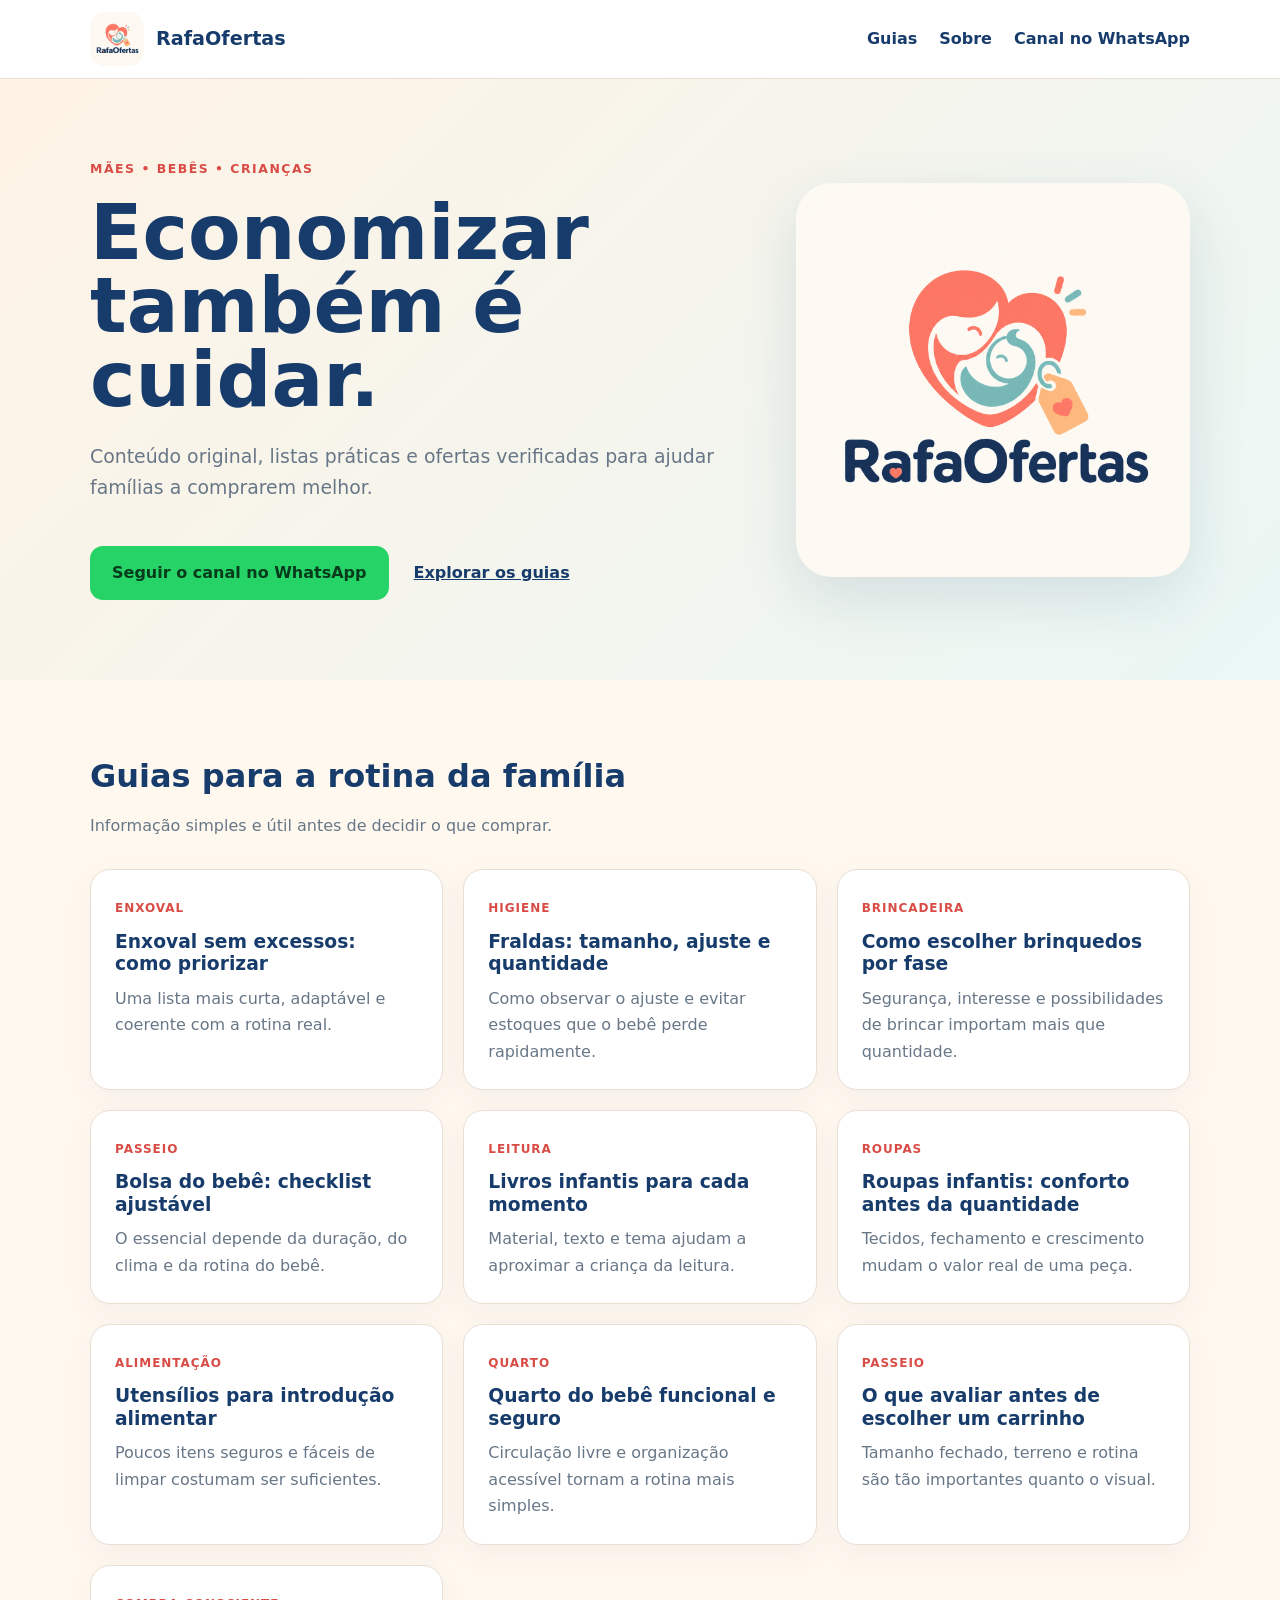
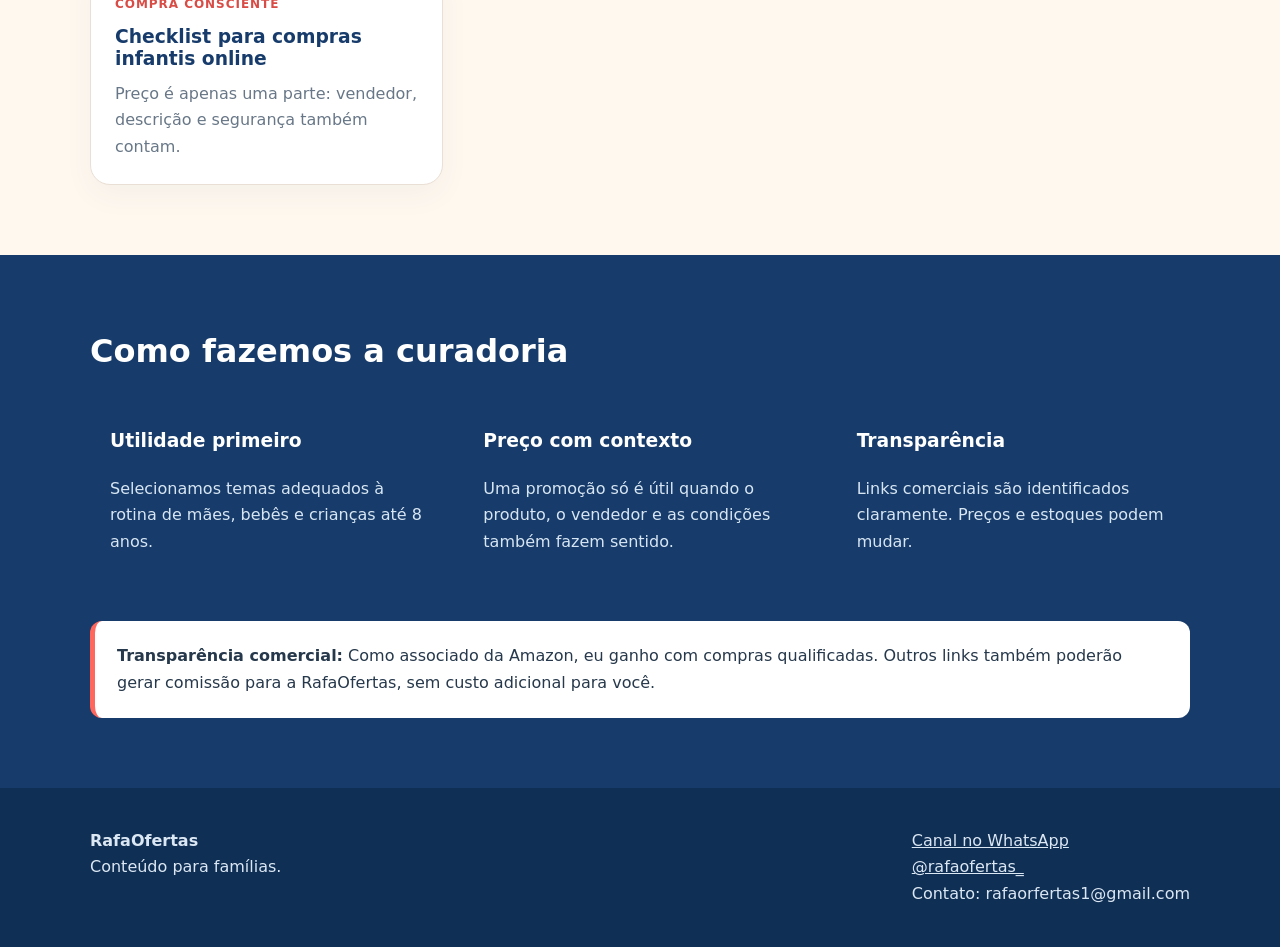
<file: index.html>
<!doctype html><html lang="pt-BR"><head><meta charset="utf-8"><meta name="viewport" content="width=device-width,initial-scale=1"><meta name="description" content="Conteúdo e curadoria para mães, bebês e crianças até 8 anos."><link rel="canonical" href="https://rafaofertas.pages.dev/"><title>RafaOfertas — economizar também é cuidar</title><link rel="stylesheet" href="assets/site.css"><link rel="stylesheet" href="assets/channel.css"></head><body>
<nav class="nav"><div class="wrap"><a class="brand" href="index.html"><img src="assets/logo.png" alt="Logo RafaOfertas">RafaOfertas</a><div class="nav-links"><a href="#guias">Guias</a><a href="#sobre">Sobre</a><a href="https://www.whatsapp.com/channel/0029Vb7sIDeDTkK9vekU9v3D">Canal no WhatsApp</a></div></div></nav>
<header class="hero"><div class="wrap hero-grid"><div><div class="eyebrow">MÃES • BEBÊS • CRIANÇAS</div><h1>Economizar também é cuidar.</h1><p>Conteúdo original, listas práticas e ofertas verificadas para ajudar famílias a comprarem melhor.</p><a class="button whatsapp-button" href="https://www.whatsapp.com/channel/0029Vb7sIDeDTkK9vekU9v3D">Seguir o canal no WhatsApp</a> <a class="secondary-button" href="#guias">Explorar os guias</a></div><img src="assets/logo.png" alt="RafaOfertas, curadoria para famílias"></div></header>
<section class="section" id="guias"><div class="wrap"><h2>Guias para a rotina da família</h2><p class="lead">Informação simples e útil antes de decidir o que comprar.</p><div class="grid" id="guide-grid"></div></div></section>
<section class="section values" id="sobre"><div class="wrap"><h2>Como fazemos a curadoria</h2><div class="grid"><article><h3>Utilidade primeiro</h3><p>Selecionamos temas adequados à rotina de mães, bebês e crianças até 8 anos.</p></article><article><h3>Preço com contexto</h3><p>Uma promoção só é útil quando o produto, o vendedor e as condições também fazem sentido.</p></article><article><h3>Transparência</h3><p>Links comerciais são identificados claramente. Preços e estoques podem mudar.</p></article></div><div class="disclosure" style="color:#26384b"><strong>Transparência comercial:</strong> Como associado da Amazon, eu ganho com compras qualificadas. Outros links também poderão gerar comissão para a RafaOfertas, sem custo adicional para você.</div></div></section>
<footer class="footer"><div class="wrap"><div><strong>RafaOfertas</strong><br>Conteúdo para famílias.</div><div><a href="https://www.whatsapp.com/channel/0029Vb7sIDeDTkK9vekU9v3D">Canal no WhatsApp</a><br><a href="https://www.instagram.com/rafaofertas_/">@rafaofertas_</a><br>Contato: rafaorfertas1@gmail.com</div></div></footer>
<script src="assets/guides.js"></script><script>document.querySelector('#guide-grid').innerHTML=GUIDES.map(g=>`<a class="card" href="guias/${g.slug}.html"><span>${g.category}</span><h3>${g.title}</h3><p>${g.summary}</p></a>`).join('')</script></body></html>
</file>
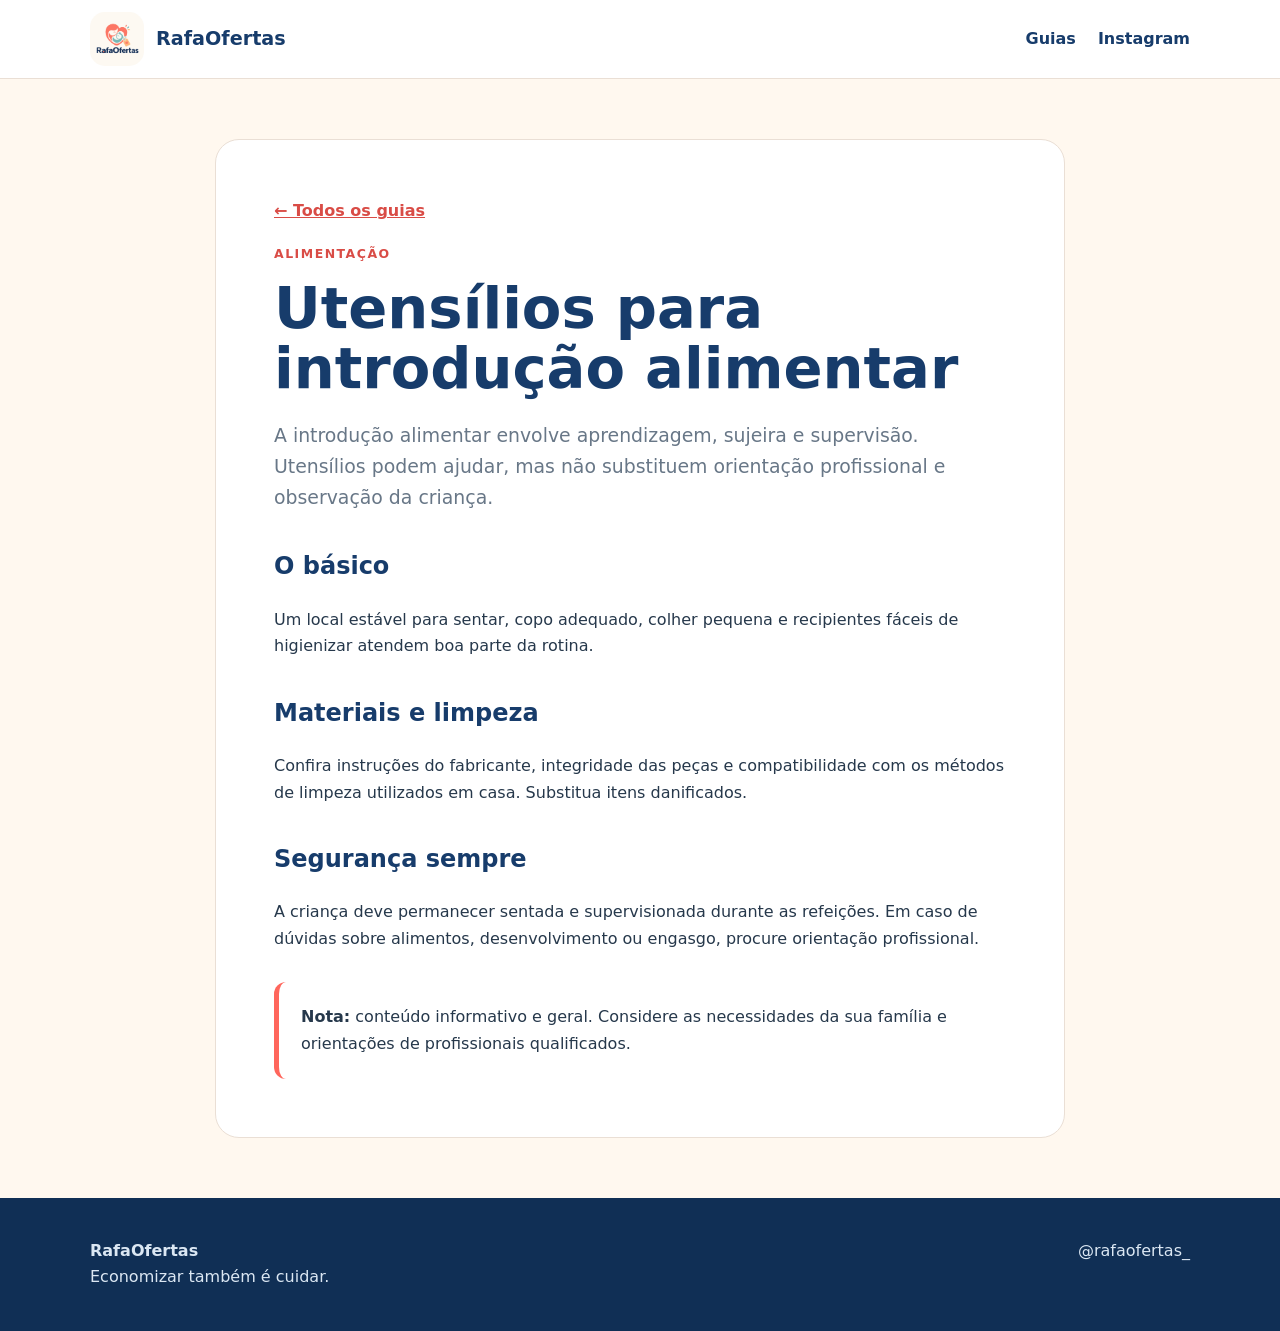
<file: guias/alimentacao-utensilios.html>
<!doctype html><html lang="pt-BR"><head><meta charset="utf-8"><meta name="viewport" content="width=device-width,initial-scale=1"><meta name="description" content="Guia original RafaOfertas para mães e famílias."><title>Guia RafaOfertas</title><link rel="stylesheet" href="../assets/site.css"></head><body data-slug="alimentacao-utensilios"><nav class="nav"><div class="wrap"><a class="brand" href="../index.html"><img src="../assets/logo.png" alt="Logo RafaOfertas">RafaOfertas</a><div class="nav-links"><a href="../index.html#guias">Guias</a><a href="https://www.instagram.com/rafaofertas_/">Instagram</a></div></div></nav><div class="article"><main id="guide"></main></div><footer class="footer"><div class="wrap"><div><strong>RafaOfertas</strong><br>Economizar também é cuidar.</div><div>@rafaofertas_</div></div></footer><script src="../assets/guides.js"></script><script src="template.js"></script></body></html>
</file>
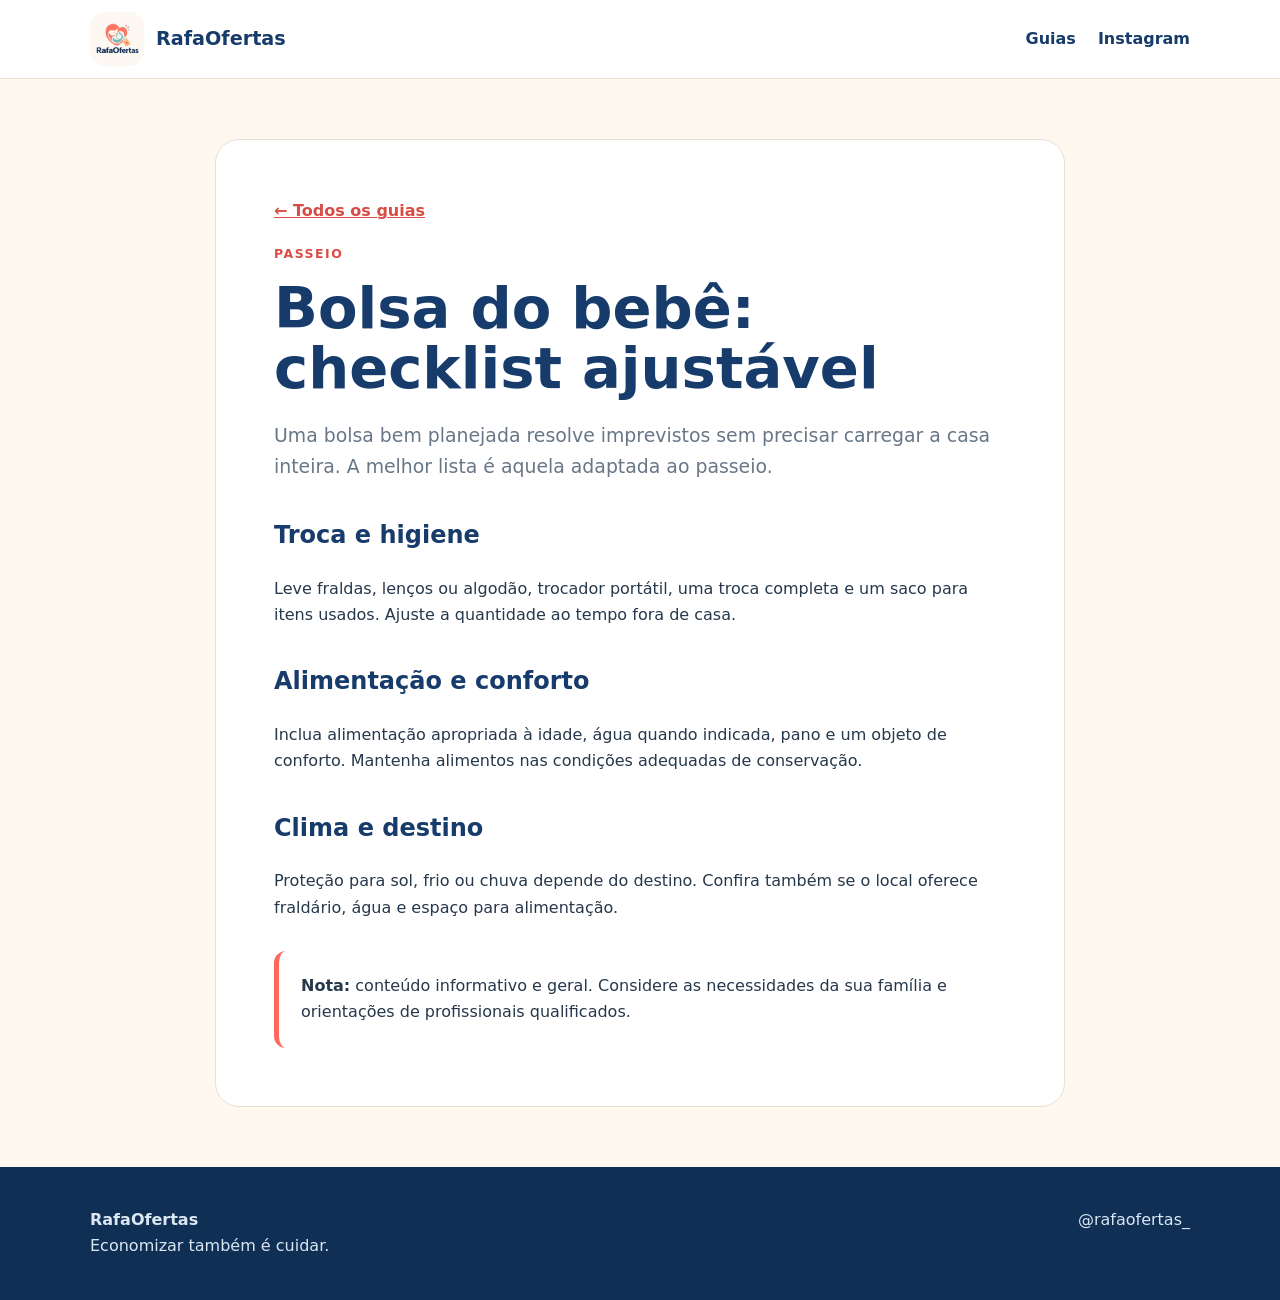
<file: guias/bolsa-bebe-passeio.html>
<!doctype html><html lang="pt-BR"><head><meta charset="utf-8"><meta name="viewport" content="width=device-width,initial-scale=1"><meta name="description" content="Guia original RafaOfertas para mães e famílias."><title>Guia RafaOfertas</title><link rel="stylesheet" href="../assets/site.css"></head><body data-slug="bolsa-bebe-passeio"><nav class="nav"><div class="wrap"><a class="brand" href="../index.html"><img src="../assets/logo.png" alt="Logo RafaOfertas">RafaOfertas</a><div class="nav-links"><a href="../index.html#guias">Guias</a><a href="https://www.instagram.com/rafaofertas_/">Instagram</a></div></div></nav><div class="article"><main id="guide"></main></div><footer class="footer"><div class="wrap"><div><strong>RafaOfertas</strong><br>Economizar também é cuidar.</div><div>@rafaofertas_</div></div></footer><script src="../assets/guides.js"></script><script src="template.js"></script></body></html>
</file>
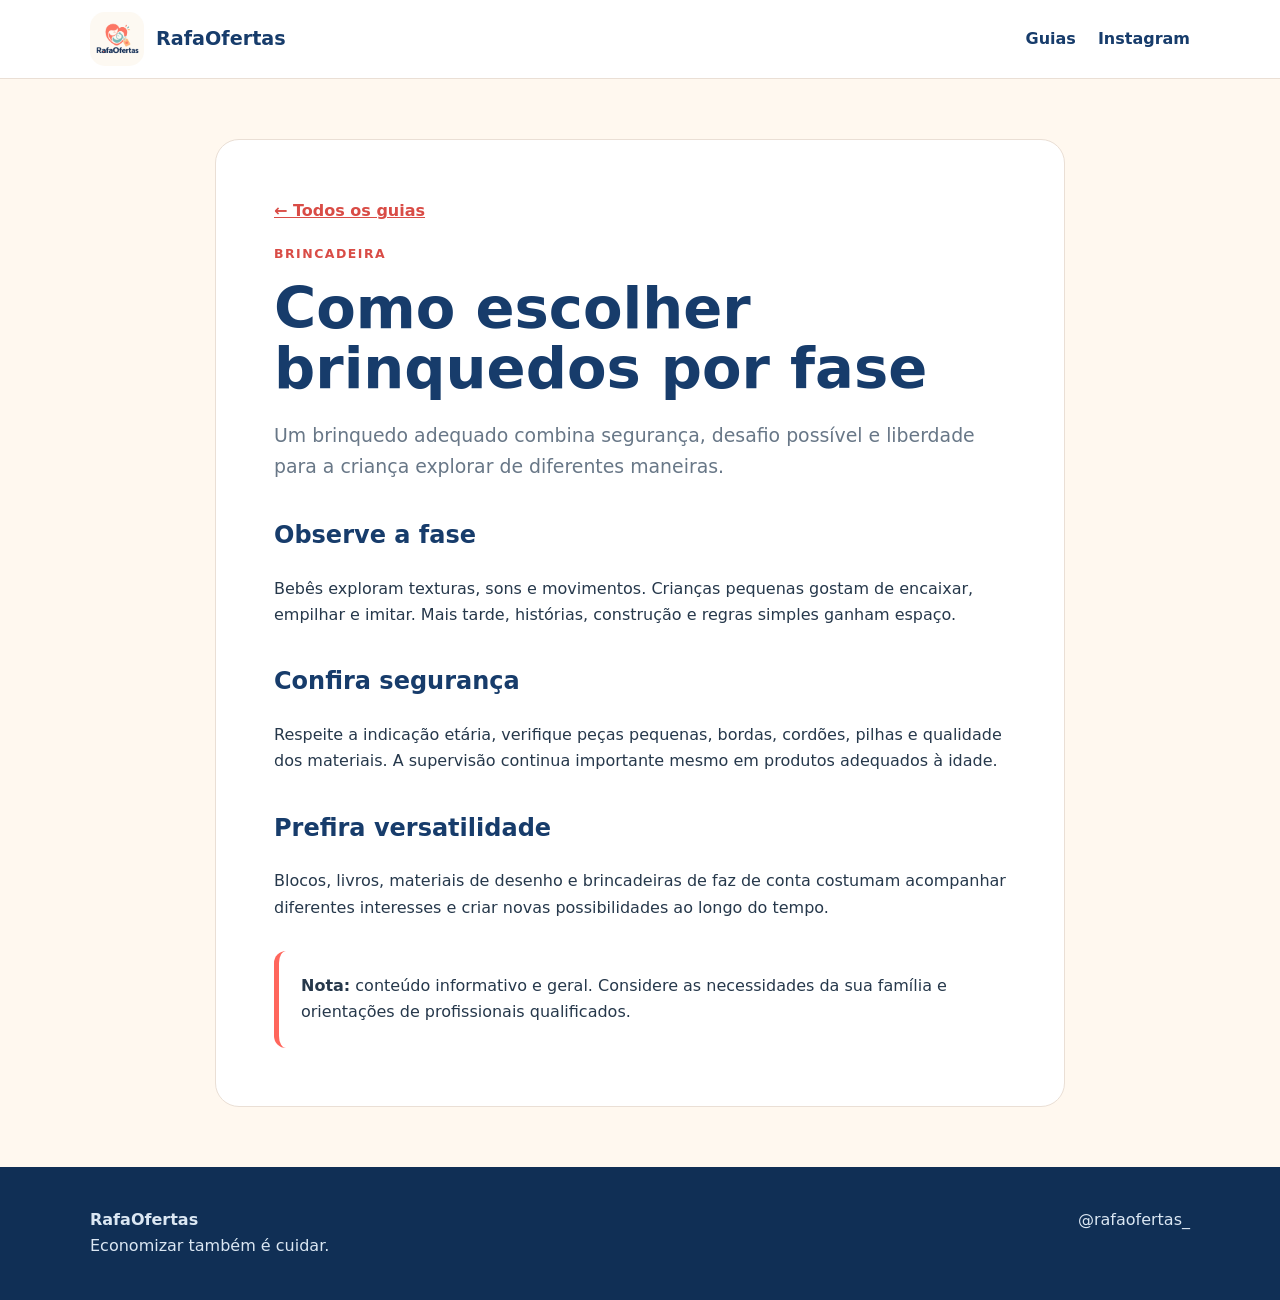
<file: guias/brinquedos-por-idade.html>
<!doctype html><html lang="pt-BR"><head><meta charset="utf-8"><meta name="viewport" content="width=device-width,initial-scale=1"><meta name="description" content="Guia original RafaOfertas para mães e famílias."><title>Guia RafaOfertas</title><link rel="stylesheet" href="../assets/site.css"></head><body data-slug="brinquedos-por-idade"><nav class="nav"><div class="wrap"><a class="brand" href="../index.html"><img src="../assets/logo.png" alt="Logo RafaOfertas">RafaOfertas</a><div class="nav-links"><a href="../index.html#guias">Guias</a><a href="https://www.instagram.com/rafaofertas_/">Instagram</a></div></div></nav><div class="article"><main id="guide"></main></div><footer class="footer"><div class="wrap"><div><strong>RafaOfertas</strong><br>Economizar também é cuidar.</div><div>@rafaofertas_</div></div></footer><script src="../assets/guides.js"></script><script src="template.js"></script></body></html>
</file>
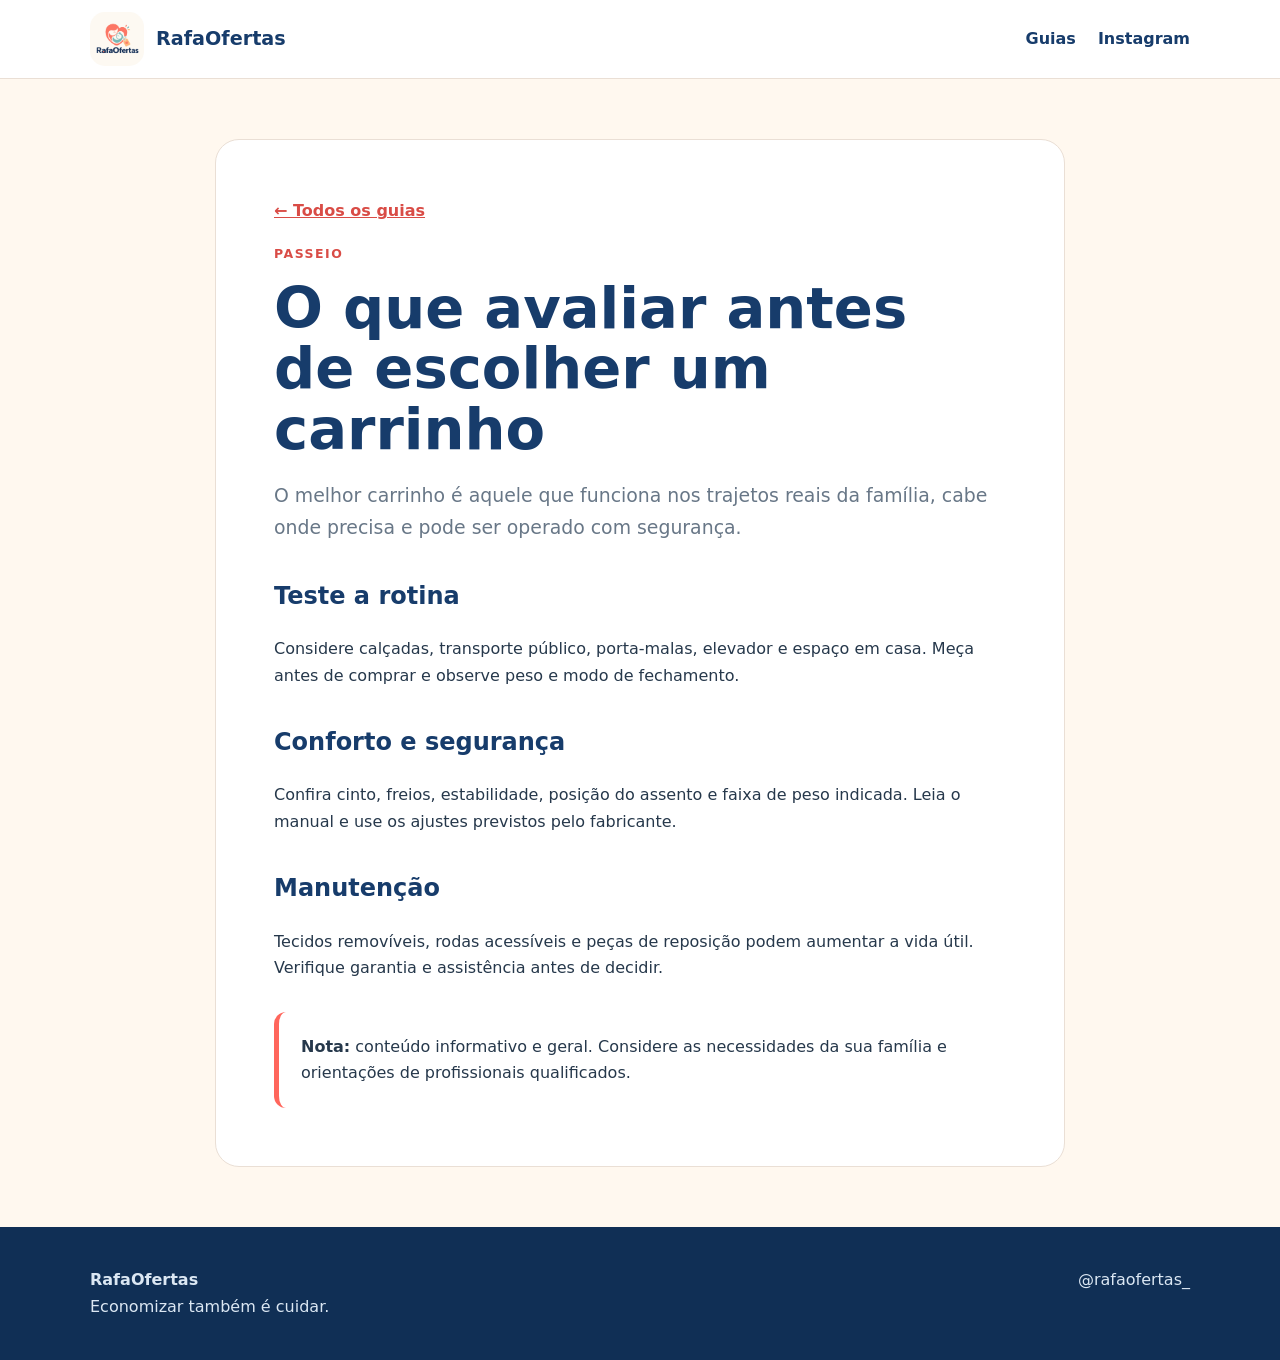
<file: guias/carrinho-bebe-avaliar.html>
<!doctype html><html lang="pt-BR"><head><meta charset="utf-8"><meta name="viewport" content="width=device-width,initial-scale=1"><meta name="description" content="Guia original RafaOfertas para mães e famílias."><title>Guia RafaOfertas</title><link rel="stylesheet" href="../assets/site.css"></head><body data-slug="carrinho-bebe-avaliar"><nav class="nav"><div class="wrap"><a class="brand" href="../index.html"><img src="../assets/logo.png" alt="Logo RafaOfertas">RafaOfertas</a><div class="nav-links"><a href="../index.html#guias">Guias</a><a href="https://www.instagram.com/rafaofertas_/">Instagram</a></div></div></nav><div class="article"><main id="guide"></main></div><footer class="footer"><div class="wrap"><div><strong>RafaOfertas</strong><br>Economizar também é cuidar.</div><div>@rafaofertas_</div></div></footer><script src="../assets/guides.js"></script><script src="template.js"></script></body></html>
</file>
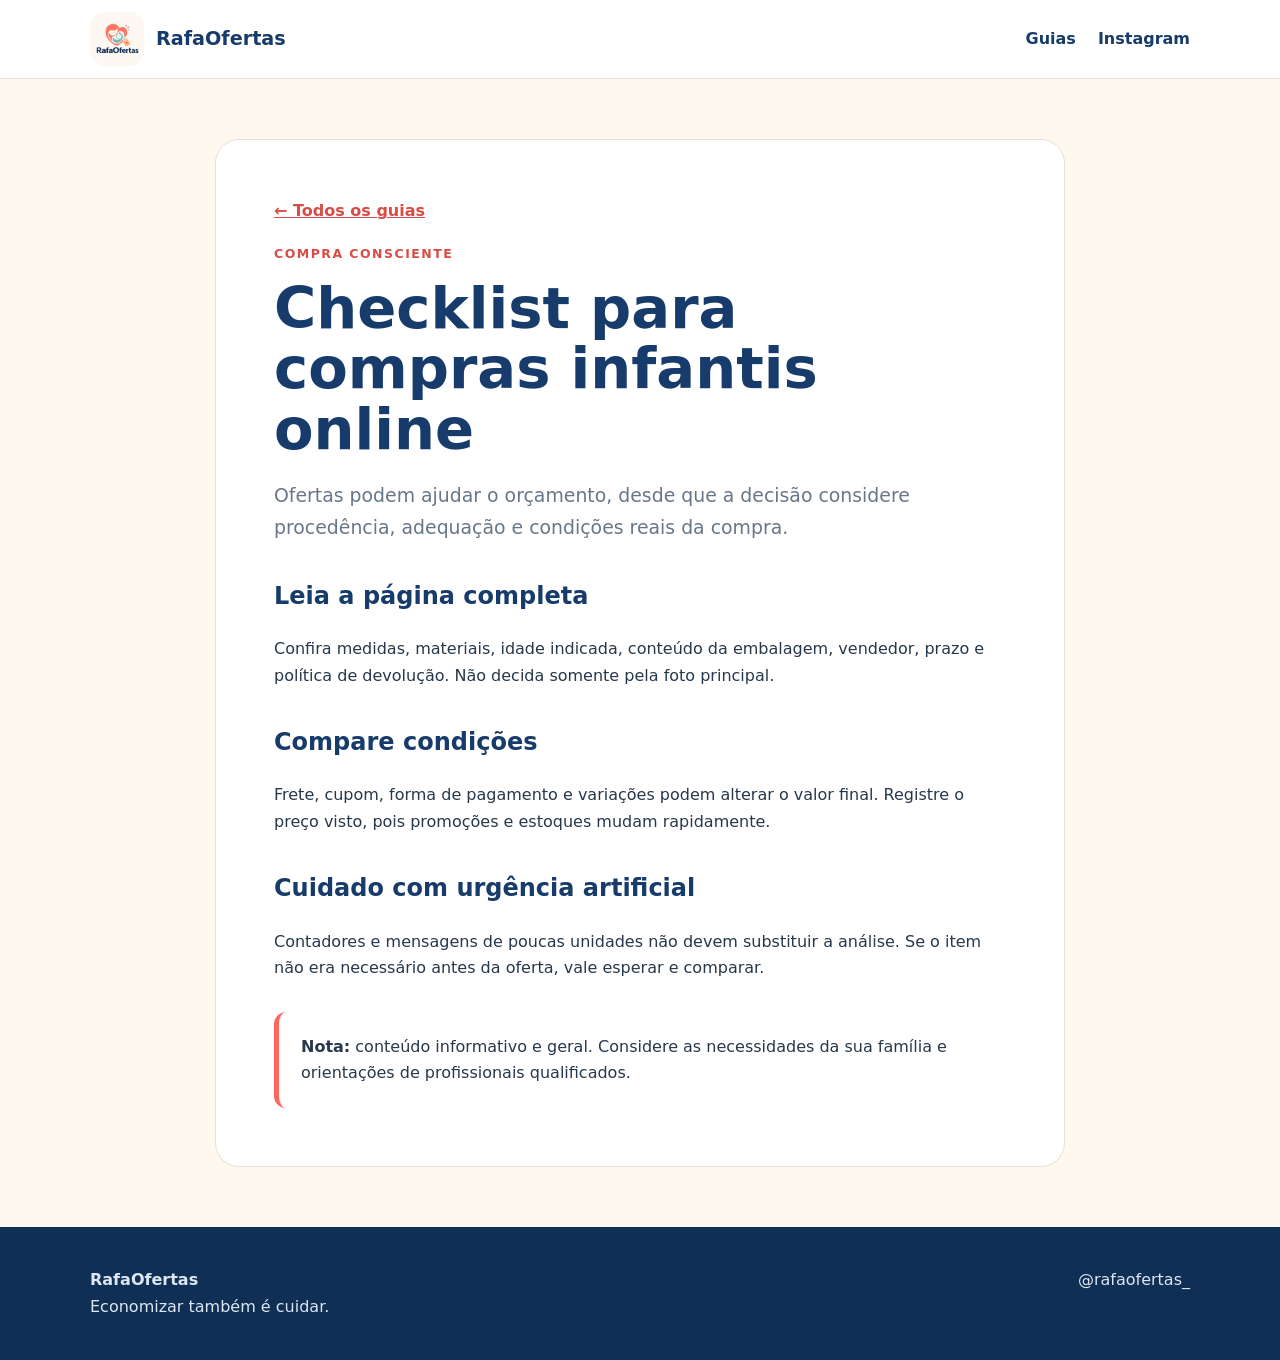
<file: guias/compras-online-seguras.html>
<!doctype html><html lang="pt-BR"><head><meta charset="utf-8"><meta name="viewport" content="width=device-width,initial-scale=1"><meta name="description" content="Guia original RafaOfertas para mães e famílias."><title>Guia RafaOfertas</title><link rel="stylesheet" href="../assets/site.css"></head><body data-slug="compras-online-seguras"><nav class="nav"><div class="wrap"><a class="brand" href="../index.html"><img src="../assets/logo.png" alt="Logo RafaOfertas">RafaOfertas</a><div class="nav-links"><a href="../index.html#guias">Guias</a><a href="https://www.instagram.com/rafaofertas_/">Instagram</a></div></div></nav><div class="article"><main id="guide"></main></div><footer class="footer"><div class="wrap"><div><strong>RafaOfertas</strong><br>Economizar também é cuidar.</div><div>@rafaofertas_</div></div></footer><script src="../assets/guides.js"></script><script src="template.js"></script></body></html>
</file>
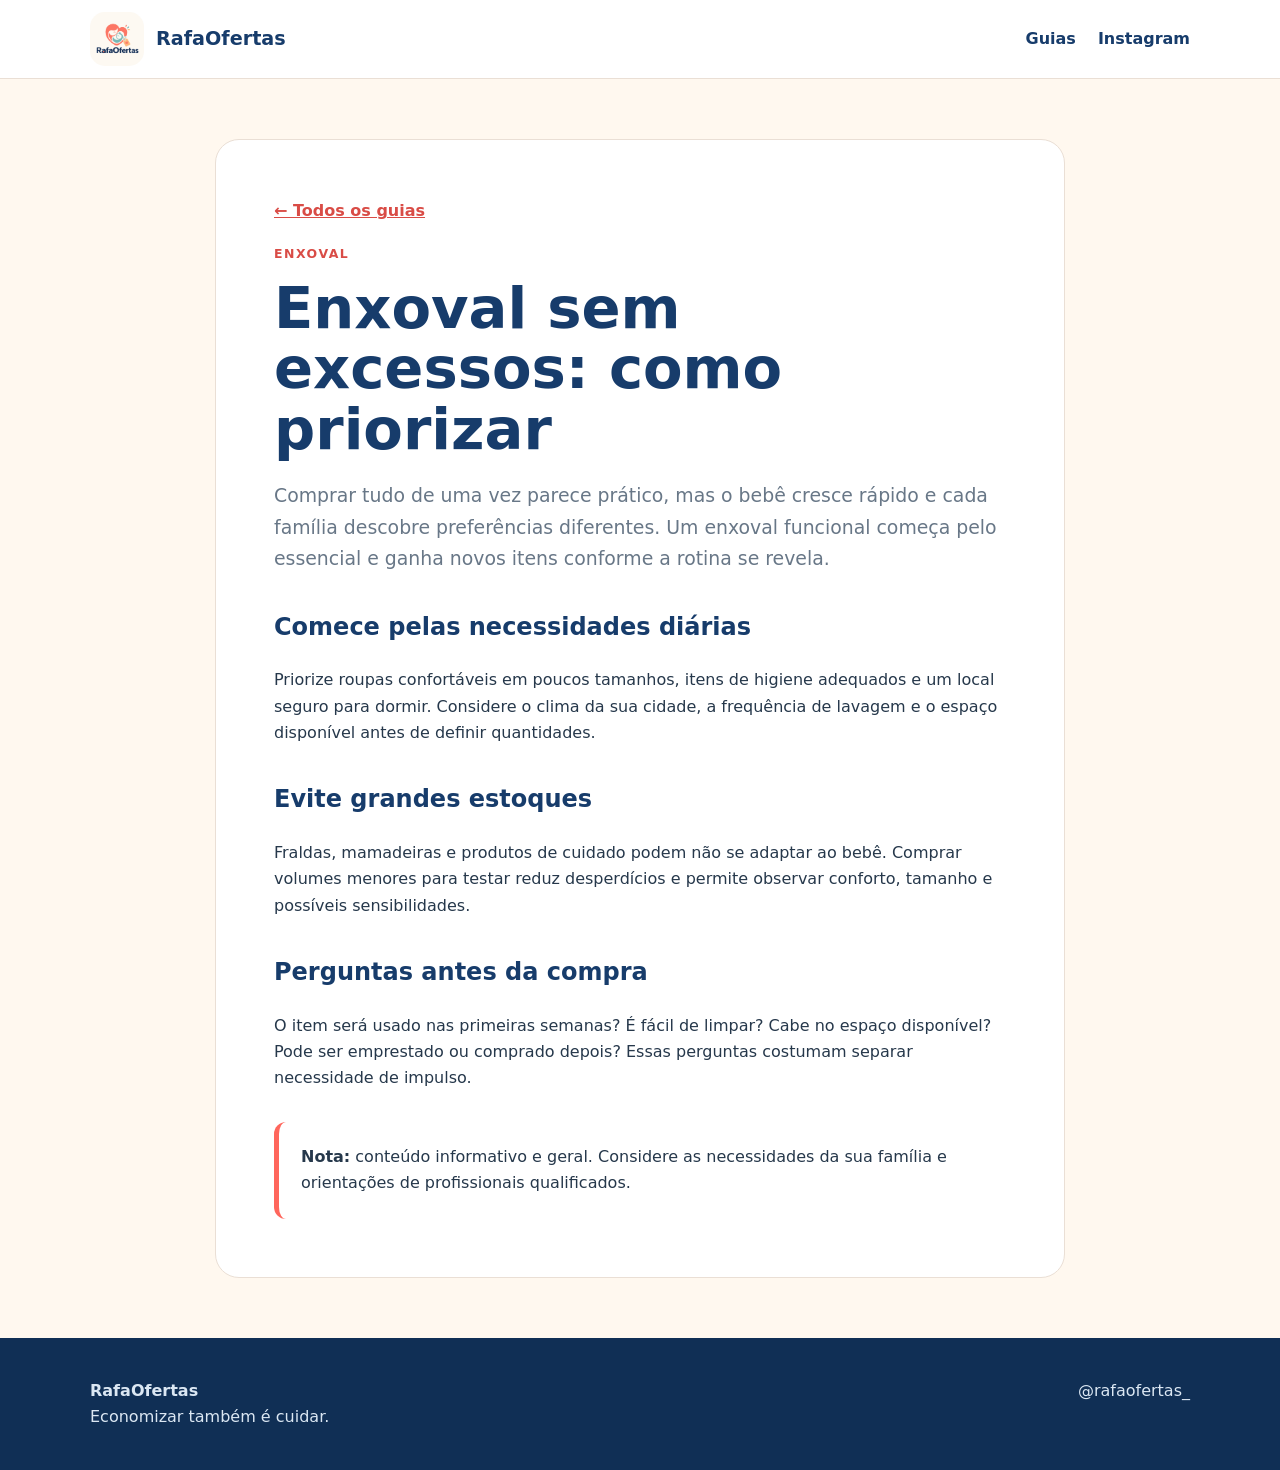
<file: guias/enxoval-sem-excessos.html>
<!doctype html><html lang="pt-BR"><head><meta charset="utf-8"><meta name="viewport" content="width=device-width,initial-scale=1"><meta name="description" content="Guia original RafaOfertas para mães e famílias."><title>Guia RafaOfertas</title><link rel="stylesheet" href="../assets/site.css"></head><body data-slug="enxoval-sem-excessos"><nav class="nav"><div class="wrap"><a class="brand" href="../index.html"><img src="../assets/logo.png" alt="Logo RafaOfertas">RafaOfertas</a><div class="nav-links"><a href="../index.html#guias">Guias</a><a href="https://www.instagram.com/rafaofertas_/">Instagram</a></div></div></nav><div class="article"><main id="guide"></main></div><footer class="footer"><div class="wrap"><div><strong>RafaOfertas</strong><br>Economizar também é cuidar.</div><div>@rafaofertas_</div></div></footer><script src="../assets/guides.js"></script><script src="template.js"></script></body></html>
</file>
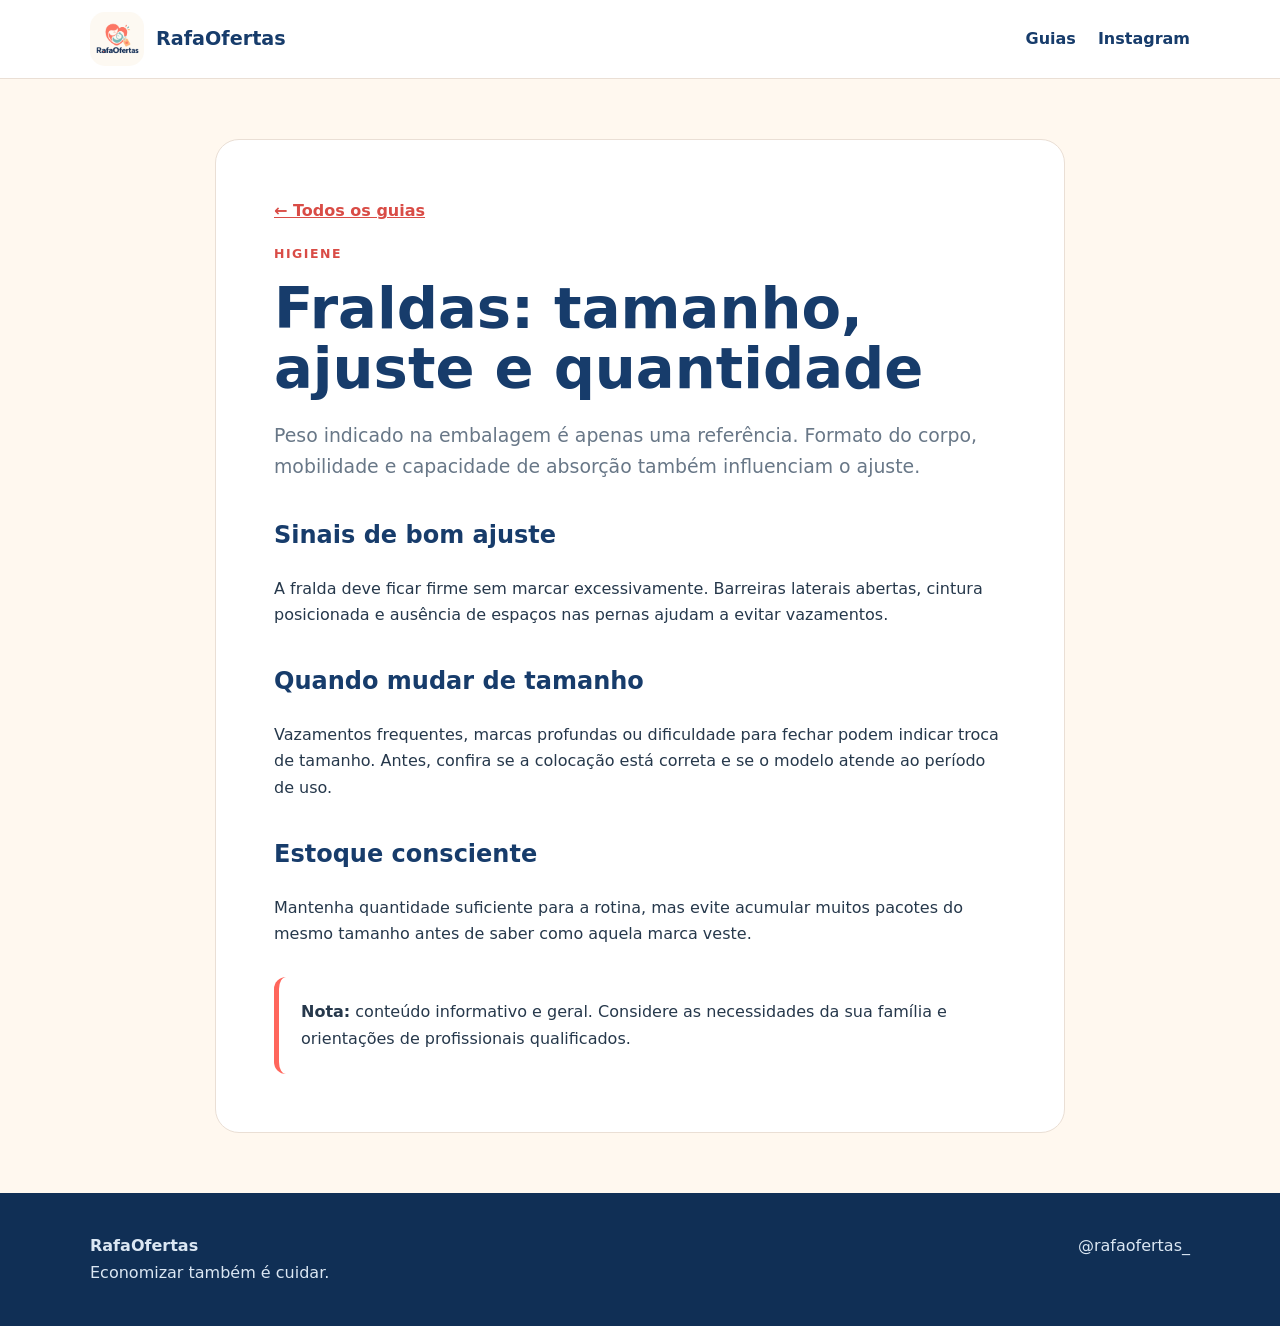
<file: guias/fraldas-escolher-tamanho.html>
<!doctype html><html lang="pt-BR"><head><meta charset="utf-8"><meta name="viewport" content="width=device-width,initial-scale=1"><meta name="description" content="Guia original RafaOfertas para mães e famílias."><title>Guia RafaOfertas</title><link rel="stylesheet" href="../assets/site.css"></head><body data-slug="fraldas-escolher-tamanho"><nav class="nav"><div class="wrap"><a class="brand" href="../index.html"><img src="../assets/logo.png" alt="Logo RafaOfertas">RafaOfertas</a><div class="nav-links"><a href="../index.html#guias">Guias</a><a href="https://www.instagram.com/rafaofertas_/">Instagram</a></div></div></nav><div class="article"><main id="guide"></main></div><footer class="footer"><div class="wrap"><div><strong>RafaOfertas</strong><br>Economizar também é cuidar.</div><div>@rafaofertas_</div></div></footer><script src="../assets/guides.js"></script><script src="template.js"></script></body></html>
</file>
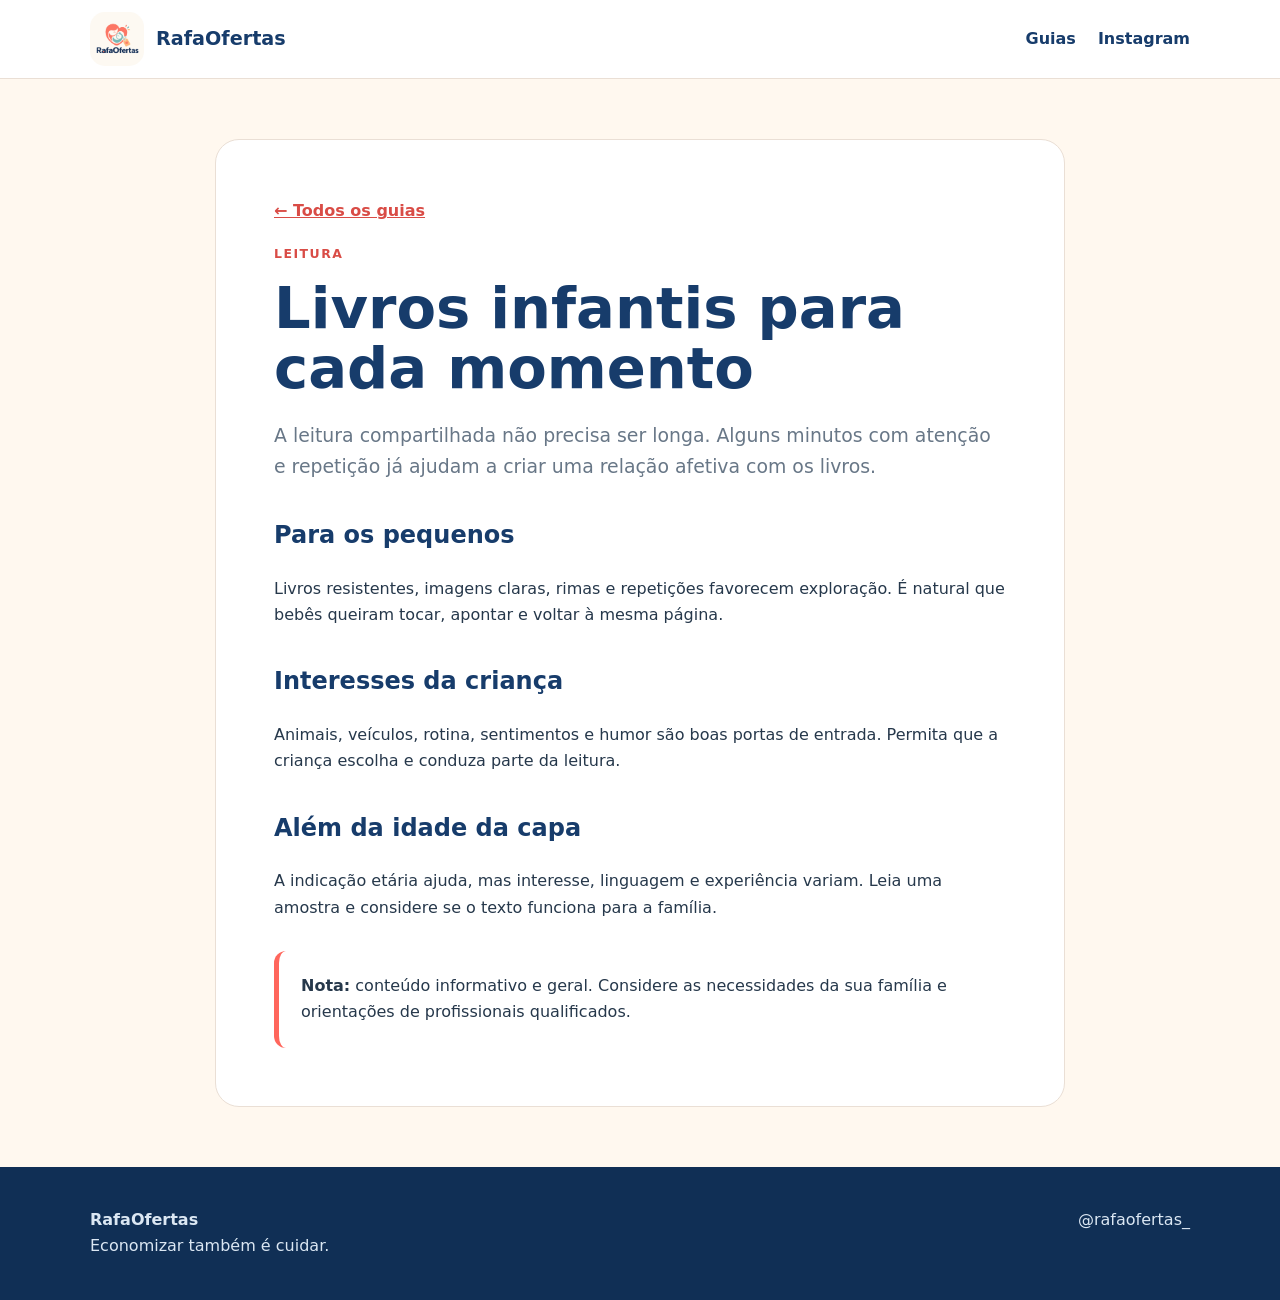
<file: guias/livros-infantis-escolha.html>
<!doctype html><html lang="pt-BR"><head><meta charset="utf-8"><meta name="viewport" content="width=device-width,initial-scale=1"><meta name="description" content="Guia original RafaOfertas para mães e famílias."><title>Guia RafaOfertas</title><link rel="stylesheet" href="../assets/site.css"></head><body data-slug="livros-infantis-escolha"><nav class="nav"><div class="wrap"><a class="brand" href="../index.html"><img src="../assets/logo.png" alt="Logo RafaOfertas">RafaOfertas</a><div class="nav-links"><a href="../index.html#guias">Guias</a><a href="https://www.instagram.com/rafaofertas_/">Instagram</a></div></div></nav><div class="article"><main id="guide"></main></div><footer class="footer"><div class="wrap"><div><strong>RafaOfertas</strong><br>Economizar também é cuidar.</div><div>@rafaofertas_</div></div></footer><script src="../assets/guides.js"></script><script src="template.js"></script></body></html>
</file>
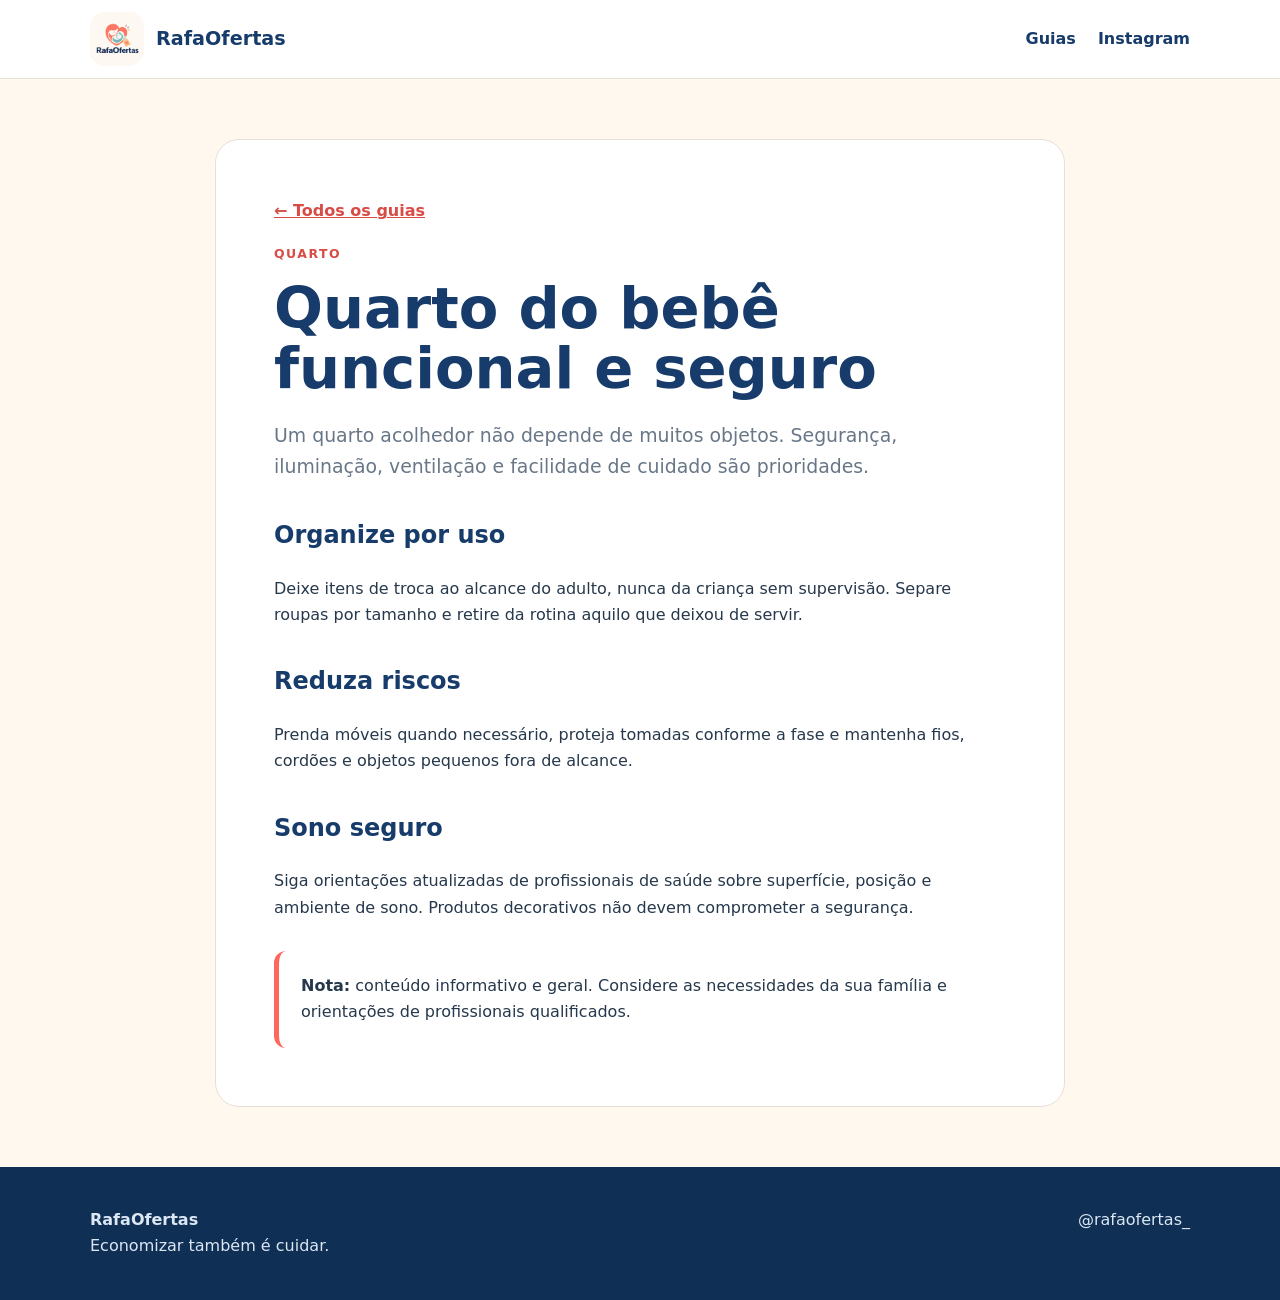
<file: guias/quarto-bebe-funcional.html>
<!doctype html><html lang="pt-BR"><head><meta charset="utf-8"><meta name="viewport" content="width=device-width,initial-scale=1"><meta name="description" content="Guia original RafaOfertas para mães e famílias."><title>Guia RafaOfertas</title><link rel="stylesheet" href="../assets/site.css"></head><body data-slug="quarto-bebe-funcional"><nav class="nav"><div class="wrap"><a class="brand" href="../index.html"><img src="../assets/logo.png" alt="Logo RafaOfertas">RafaOfertas</a><div class="nav-links"><a href="../index.html#guias">Guias</a><a href="https://www.instagram.com/rafaofertas_/">Instagram</a></div></div></nav><div class="article"><main id="guide"></main></div><footer class="footer"><div class="wrap"><div><strong>RafaOfertas</strong><br>Economizar também é cuidar.</div><div>@rafaofertas_</div></div></footer><script src="../assets/guides.js"></script><script src="template.js"></script></body></html>
</file>
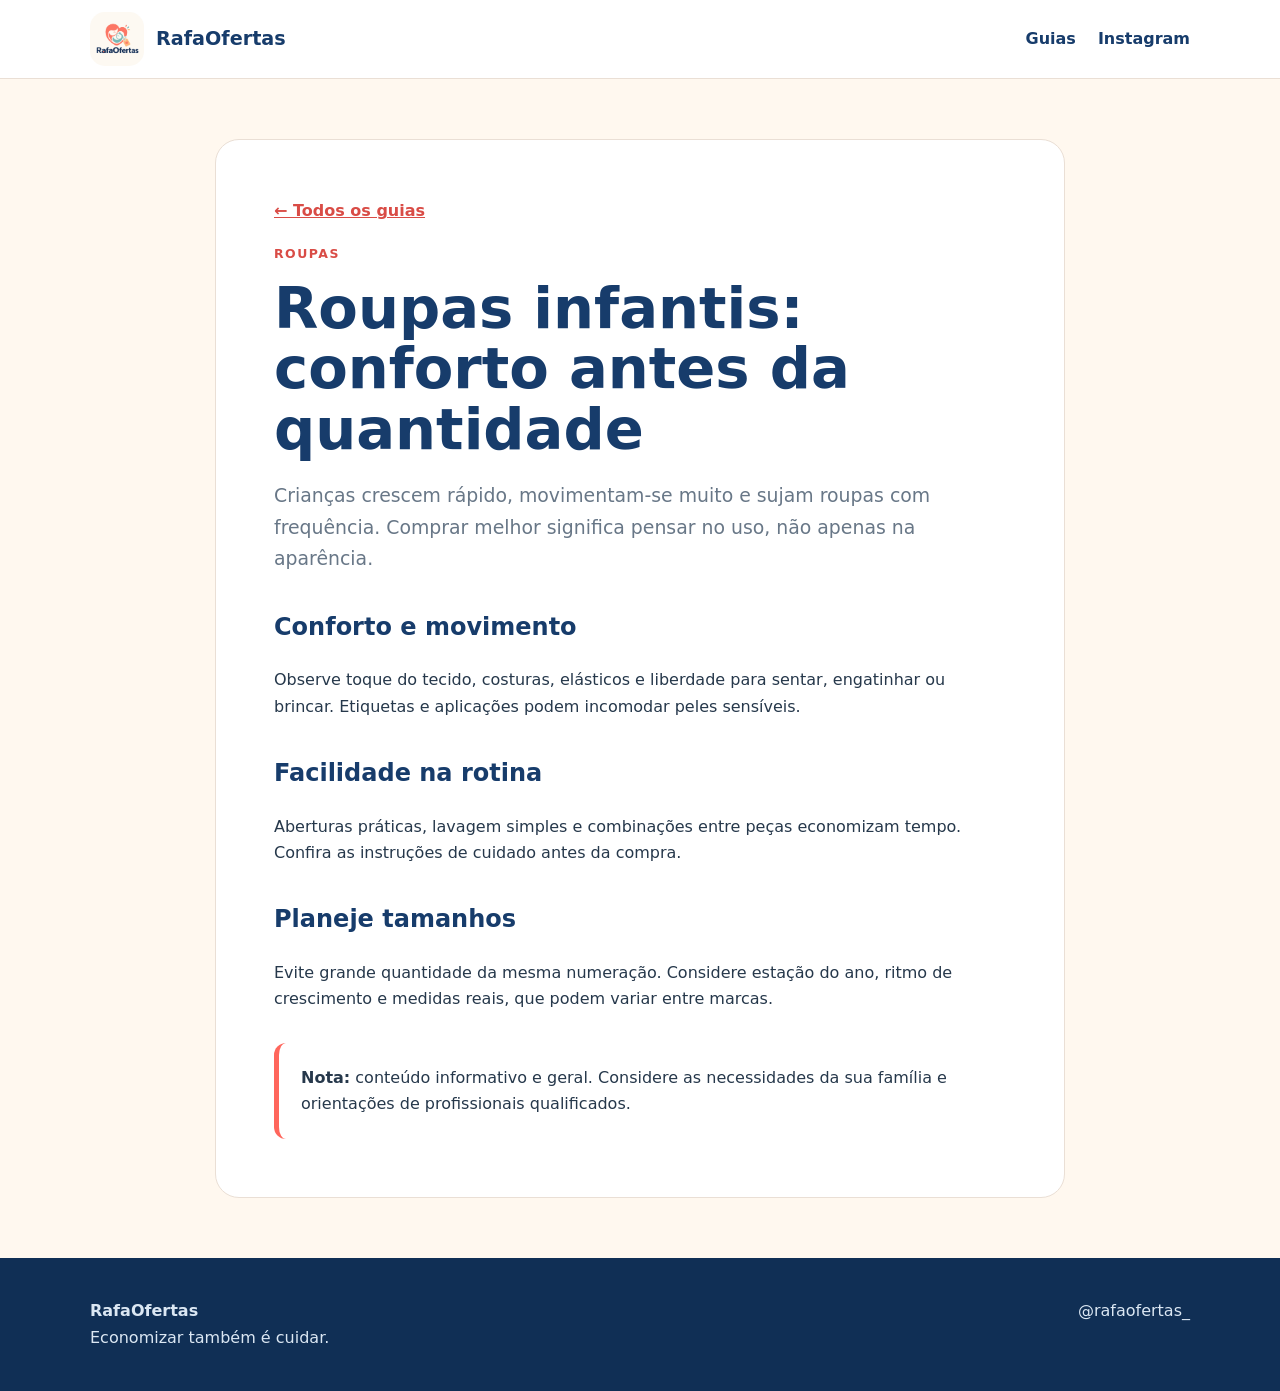
<file: guias/roupas-infantis-compra.html>
<!doctype html><html lang="pt-BR"><head><meta charset="utf-8"><meta name="viewport" content="width=device-width,initial-scale=1"><meta name="description" content="Guia original RafaOfertas para mães e famílias."><title>Guia RafaOfertas</title><link rel="stylesheet" href="../assets/site.css"></head><body data-slug="roupas-infantis-compra"><nav class="nav"><div class="wrap"><a class="brand" href="../index.html"><img src="../assets/logo.png" alt="Logo RafaOfertas">RafaOfertas</a><div class="nav-links"><a href="../index.html#guias">Guias</a><a href="https://www.instagram.com/rafaofertas_/">Instagram</a></div></div></nav><div class="article"><main id="guide"></main></div><footer class="footer"><div class="wrap"><div><strong>RafaOfertas</strong><br>Economizar também é cuidar.</div><div>@rafaofertas_</div></div></footer><script src="../assets/guides.js"></script><script src="template.js"></script></body></html>
</file>
<file: assets/site.css>
:root{--coral:#ff665c;--teal:#68b8b5;--navy:#173c6b;--cream:#fff8ef;--ink:#26384b;--muted:#687787;--line:#eadfd5}*{box-sizing:border-box}html{scroll-behavior:smooth}body{margin:0;background:var(--cream);color:var(--ink);font:16px/1.65 system-ui,-apple-system,"Segoe UI",sans-serif}a{color:inherit}.wrap{width:min(1100px,calc(100% - 40px));margin:auto}.nav{background:#fff;border-bottom:1px solid var(--line);position:sticky;top:0;z-index:5}.nav .wrap{height:78px;display:flex;align-items:center;justify-content:space-between}.brand{display:flex;align-items:center;gap:12px;text-decoration:none;color:var(--navy);font-weight:900;font-size:1.2rem}.brand img{width:54px;height:54px;border-radius:15px;object-fit:cover}.nav-links{display:flex;gap:22px}.nav-links a{text-decoration:none;font-weight:700;color:var(--navy)}.hero{padding:80px 0;background:linear-gradient(135deg,#fff3e5,#eaf7f5)}.hero-grid{display:grid;grid-template-columns:1.25fr .75fr;align-items:center;gap:50px}.eyebrow{color:#d94c46;font-weight:900;letter-spacing:.12em;font-size:.78rem}.hero h1{font-size:clamp(2.7rem,6vw,5.2rem);line-height:.96;color:var(--navy);margin:16px 0 24px}.hero p{font-size:1.18rem;color:var(--muted);max-width:650px}.hero img{width:100%;border-radius:36px;box-shadow:0 20px 60px #173c6b20}.button{display:inline-flex;margin-top:24px;padding:14px 22px;background:var(--coral);color:white;border-radius:13px;text-decoration:none;font-weight:800}.section{padding:70px 0}.section h2{color:var(--navy);font-size:2rem;margin:0 0 10px}.lead{color:var(--muted);margin:0 0 30px}.grid{display:grid;grid-template-columns:repeat(3,1fr);gap:20px}.card{background:#fff;border:1px solid var(--line);border-radius:20px;padding:24px;text-decoration:none;box-shadow:0 10px 30px #173c6b0c;transition:.2s}.card:hover{transform:translateY(-3px);box-shadow:0 14px 35px #173c6b18}.card span{font-size:.75rem;font-weight:900;letter-spacing:.08em;color:#d94c46}.card h3{color:var(--navy);line-height:1.2;margin:10px 0}.card p{color:var(--muted);margin:0}.values{background:var(--navy);color:#fff}.values .grid article{padding:20px}.values h2,.values h3{color:#fff}.values p{color:#d8e6f3}.disclosure{background:#fff;border-left:5px solid var(--coral);padding:22px;border-radius:12px;margin-top:30px}.footer{background:#102f55;color:#dbe7f3;padding:40px 0}.footer .wrap{display:flex;justify-content:space-between;gap:25px}.article{padding:60px 0}.article main{background:#fff;border:1px solid var(--line);border-radius:24px;padding:clamp(24px,5vw,58px);max-width:850px;margin:auto}.article h1{font-size:clamp(2.2rem,5vw,3.6rem);line-height:1.05;color:var(--navy);margin:14px 0 20px}.article h2{color:var(--navy);margin-top:34px}.article .intro{font-size:1.18rem;color:var(--muted)}.article li{margin:9px 0}.back{display:inline-block;margin-bottom:20px;color:#d94c46;font-weight:800}@media(max-width:760px){.hero-grid,.grid{grid-template-columns:1fr}.hero{padding:50px 0}.hero img{max-width:320px}.nav-links a:not(:last-child){display:none}.footer .wrap{flex-direction:column}}
</file>
<file: assets/channel.css>
.whatsapp-button{background:#25d366;color:#073b1c}.secondary-button{display:inline-flex;margin-top:12px;padding:13px 20px;color:#173c6b;font-weight:800}
</file>
